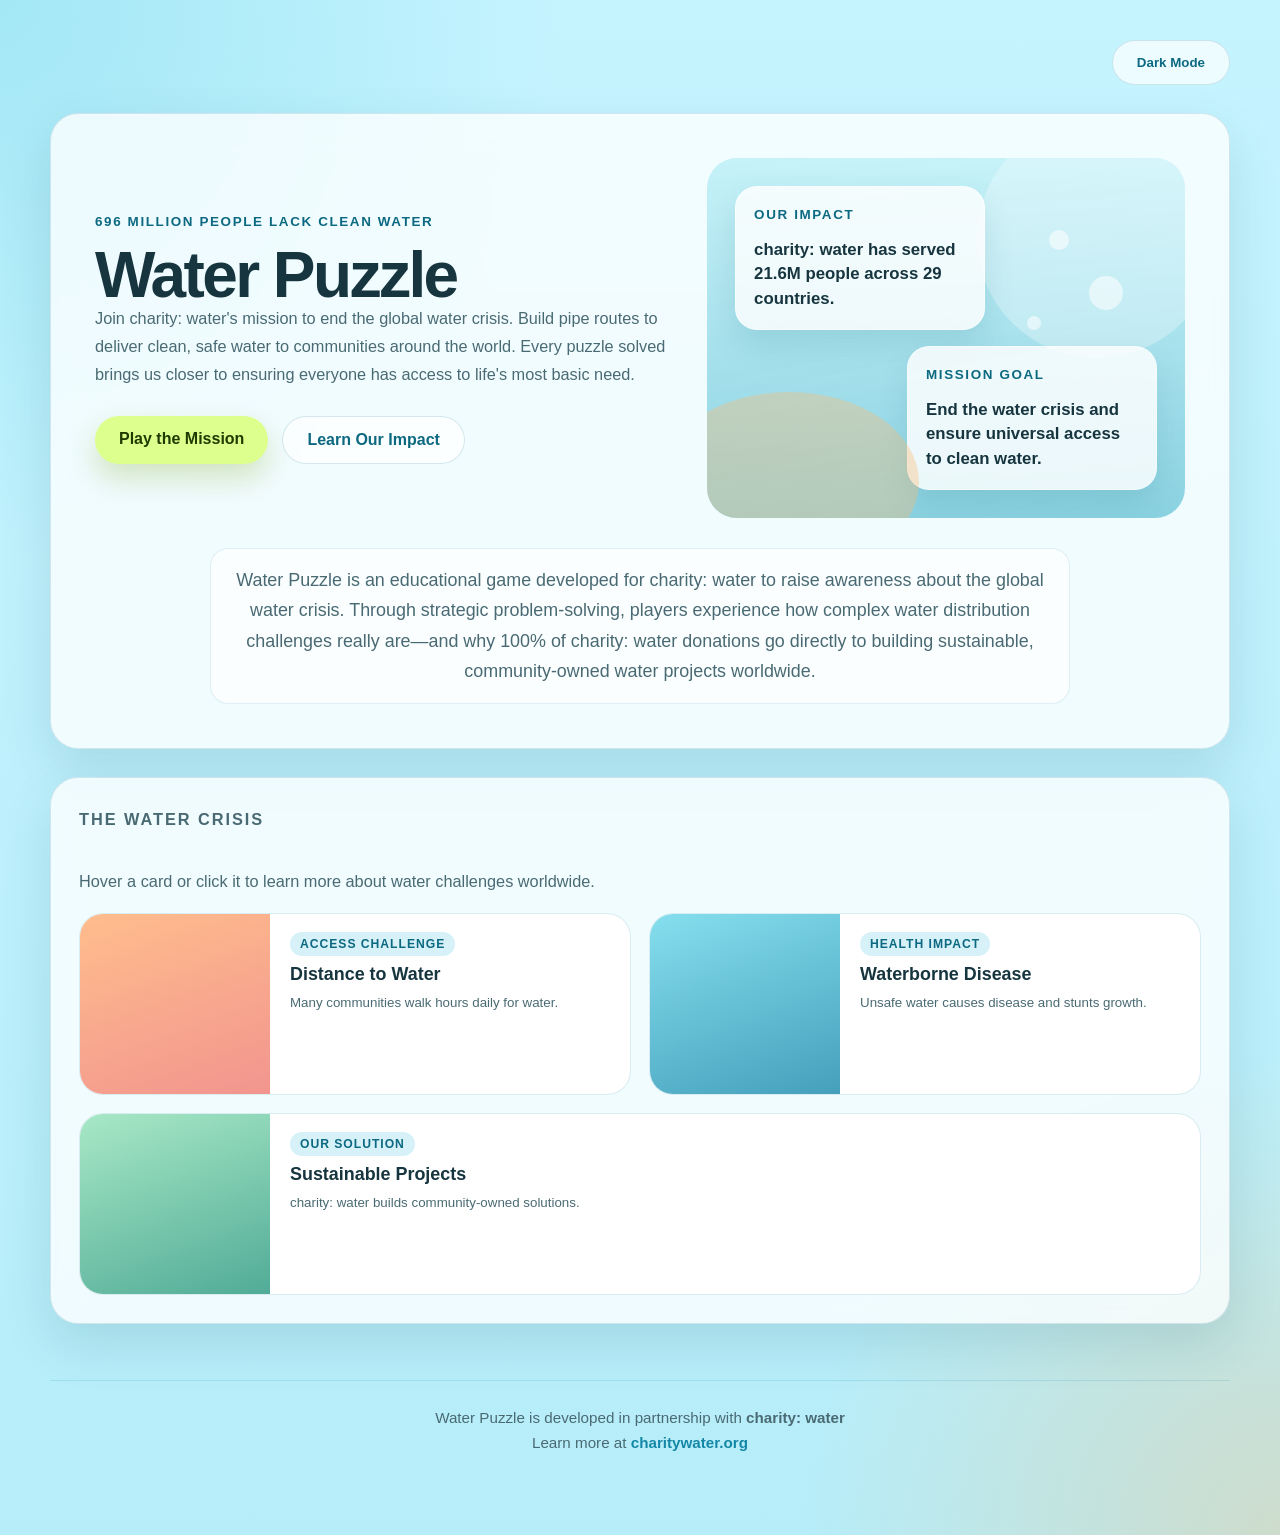
<file: index.html>
<!DOCTYPE html>
<html lang="en">
<head>
  <meta charset="UTF-8" />
  <meta name="viewport" content="width=device-width, initial-scale=1.0" />
  <title>Water Puzzle | charity: water</title>
  <link rel="stylesheet" href="styles.css" />
</head>
<body>
  <main class="page-shell landing-page">
    <div class="page-utility-actions">
      <button id="themeToggle" class="button-link secondary-button theme-toggle" type="button" aria-label="Toggle color theme" aria-pressed="false">Dark Mode</button>
    </div>

    <section class="hero-panel">
      <div class="hero-copy">
        <p class="eyebrow">696 Million People Lack Clean Water</p>
        <h1>Water Puzzle</h1>
        <p class="hero-text">
          Join charity: water's mission to end the global water crisis. Build pipe routes to deliver clean, safe water to communities around the world. Every puzzle solved brings us closer to ensuring everyone has access to life's most basic need.
        </p>
        <div class="hero-actions">
          <a class="button-link primary-button mission-play-button" href="desktop.html">Play the Mission</a>
          <a class="button-link secondary-button" href="#mission">Learn Our Impact</a>
        </div>
      </div>

      <div class="hero-visual" aria-hidden="true">
        <div class="bubble bubble-one"></div>
        <div class="bubble bubble-two"></div>
        <div class="bubble bubble-three"></div>
        <div class="reef-card reef-card-top">
          <span class="reef-label">Our Impact</span>
          <strong>charity: water has served 21.6M people across 29 countries.</strong>
        </div>
        <div class="reef-card reef-card-bottom">
          <span class="reef-label">Mission Goal</span>
          <strong>End the water crisis and ensure universal access to clean water.</strong>
        </div>
      </div>

      <p class="mission-inline" id="mission">
        Water Puzzle is an educational game developed for charity: water to raise awareness about the global water crisis. Through strategic problem-solving, players experience how complex water distribution challenges really are—and why 100% of charity: water donations go directly to building sustainable, community-owned water projects worldwide.
      </p>
    </section>

    <section class="content-grid">
      <article class="info-panel facts-panel">
        <p class="section-label">The Water Crisis</p>
        <p class="fact-panel-help">Hover a card or click it to learn more about water challenges worldwide.</p>
        <div class="fact-card-grid">
          <button class="fact-interactive-card fact-coral" type="button" aria-expanded="false">
            <span class="fact-image" aria-hidden="true"></span>
            <span class="fact-content">
              <span class="fact-tag">Access Challenge</span>
              <h3>Distance to Water</h3>
              <span class="fact-summary">Many communities walk hours daily for water.</span>
              <span class="fact-detail">In sub-Saharan Africa, women and children spend 40 billion hours each year collecting water. Access to nearby clean water means more time for school, work, and family.</span>
            </span>
          </button>

          <button class="fact-interactive-card fact-plastic" type="button" aria-expanded="false">
            <span class="fact-image" aria-hidden="true"></span>
            <span class="fact-content">
              <span class="fact-tag">Health Impact</span>
              <h3>Waterborne Disease</h3>
              <span class="fact-summary">Unsafe water causes disease and stunts growth.</span>
              <span class="fact-detail">Over 2 billion people drink contaminated water daily. Waterborne diseases kill more children than any other infectious disease. Clean water and sanitation save lives.</span>
            </span>
          </button>

          <button class="fact-interactive-card fact-protection" type="button" aria-expanded="false">
            <span class="fact-image" aria-hidden="true"></span>
            <span class="fact-content">
              <span class="fact-tag">Our Solution</span>
              <h3>Sustainable Projects</h3>
              <span class="fact-summary">charity: water builds community-owned solutions.</span>
              <span class="fact-detail">We partner with local organizations to build wells, rainwater systems, and filtration projects designed to last. 100% of public donations fund projects—private donors cover operating costs.</span>
            </span>
          </button>
        </div>
      </article>
    </section>

    <footer class="landing-footer">
      <p>Water Puzzle is developed in partnership with <strong>charity: water</strong></p>
      <p>Learn more at <a href="https://www.charitywater.org" target="_blank" rel="noopener">charitywater.org</a></p>
    </footer>
  </main>

  <script src="theme.js"></script>
  <script>
    const factCards = document.querySelectorAll('.fact-interactive-card');

    factCards.forEach((card) => {
      card.addEventListener('click', () => {
        const isActive = card.classList.contains('is-active');

        factCards.forEach((otherCard) => {
          otherCard.classList.remove('is-active');
          otherCard.setAttribute('aria-expanded', 'false');
        });

        if (!isActive) {
          card.classList.add('is-active');
          card.setAttribute('aria-expanded', 'true');
        }
      });
    });
  </script>
</body>
</html>
</file>
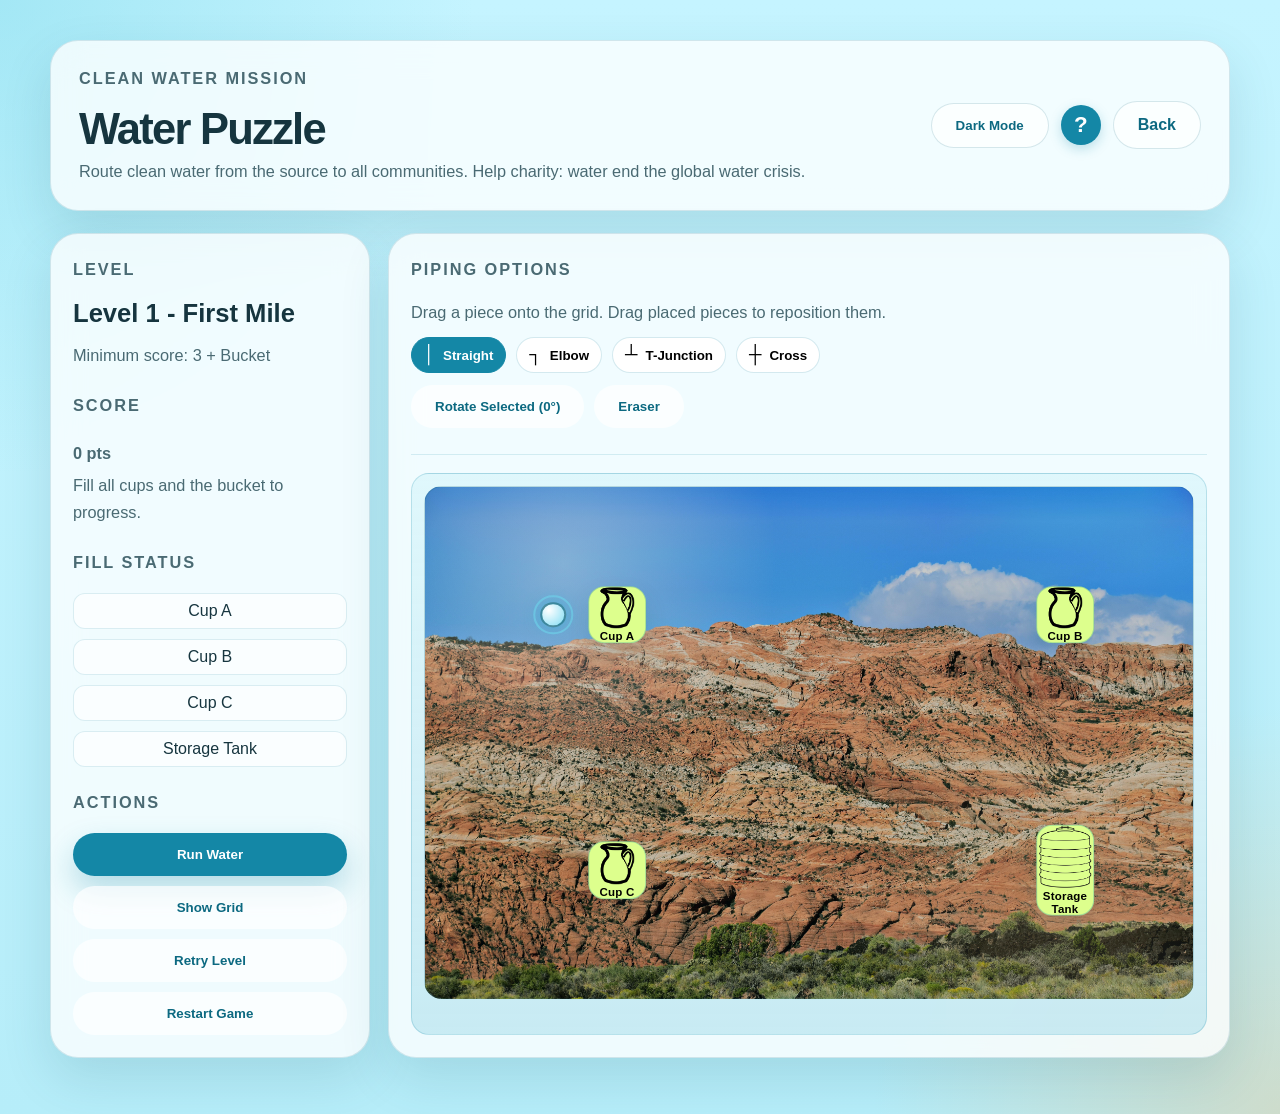
<file: desktop.html>
<!DOCTYPE html>
<html lang="en">
<head>
  <meta charset="UTF-8" />
  <meta name="viewport" content="width=device-width, initial-scale=1.0" />
  <title>Aqua Maze | Desktop Game</title>
  <link rel="stylesheet" href="styles.css" />
</head>
<body>
  <main class="page-shell desktop-game-page">
    <header class="game-header info-panel">
      <div>
        <p class="eyebrow">Clean Water Mission</p>
        <h1 class="game-title">Water Puzzle</h1>
        <p class="game-subtitle">Route clean water from the source to all communities. Help charity: water end the global water crisis.</p>
      </div>
      <div class="game-header-actions">
        <button id="themeToggle" class="button-link secondary-button theme-toggle" type="button" aria-label="Toggle color theme" aria-pressed="false">Dark Mode</button>
        <button id="helpButton" class="help-icon-button" type="button" aria-label="Help" title="Game Help">?</button>
        <a class="button-link secondary-button" href="index.html">Back</a>
      </div>
    </header>

    <section class="desktop-game-layout">
      <aside class="info-panel game-sidebar">
        <div class="level-meta">
          <p class="section-label">Level</p>
          <h2 id="levelName">Level 1</h2>
          <p id="levelRules" class="level-rules">Minimum score: 0</p>
        </div>

        <div class="score-panel">
          <p class="section-label">Score</p>
          <p class="score-value"><span id="scoreValue">0</span> pts</p>
          <p class="score-helper">Fill all cups and the bucket to progress.</p>
        </div>

        <div class="endpoints-panel">
          <p class="section-label">Fill Status</p>
          <div id="endpointStatus" class="endpoint-status-list"></div>
        </div>

        <div class="control-panel">
          <p class="section-label">Actions</p>
          <div class="control-buttons">
            <button id="runWaterButton" class="button-link primary-button control-btn" type="button">Run Water</button>
            <button id="toggleGridButton" class="button-link secondary-button control-btn" type="button">Show Grid</button>
            <button id="resetLevelButton" class="button-link secondary-button control-btn" type="button">Retry Level</button>
            <button id="restartGameButton" class="button-link secondary-button control-btn" type="button">Restart Game</button>
          </div>
        </div>
      </aside>

      <section class="info-panel game-board-panel">
        <div class="toolbox">
          <p class="section-label">Piping Options</p>
          <p class="toolbox-hint">Drag a piece onto the grid. Drag placed pieces to reposition them.</p>
          <div id="pipeOptions" class="pipe-options" role="radiogroup" aria-label="Pipe options"></div>
          <div class="toolbox-footer">
            <button id="rotatePieceButton" class="button-link secondary-button tool-button" type="button">Rotate Selected</button>
            <button id="eraseModeButton" class="button-link secondary-button tool-button" type="button">Eraser</button>
          </div>
        </div>

        <div class="board-wrap">
          <div id="freeflowStage" class="freeflow-stage" aria-label="Aqua Maze freeflow board">
            <div id="sourceNode" class="stage-node source-node"></div>
            <div id="targetNodes" class="target-nodes"></div>
            <svg id="gridSvg" class="grid-svg" viewBox="0 0 1200 800" preserveAspectRatio="none" aria-hidden="true"></svg>
            <svg id="flowSvg" class="flow-svg" viewBox="0 0 1200 800" preserveAspectRatio="none" aria-hidden="true"></svg>
            <div id="pipeLayer" class="pipe-layer"></div>
          </div>
        </div>
      </section>
    </section>

    <div id="helpModal" class="game-modal" aria-hidden="true">
      <div class="modal-card" role="dialog" aria-modal="true" aria-labelledby="helpModalTitle">
        <p class="section-label">Help</p>
        <h2 id="helpModalTitle">How to Play</h2>
        <div id="helpModalContent" class="help-modal-content"></div>
        <div id="helpModalActions" class="modal-actions"></div>
      </div>
    </div>

    <div id="gameModal" class="game-modal" aria-hidden="true">
      <div class="modal-card" role="dialog" aria-modal="true" aria-labelledby="modalTitle">
        <p class="section-label">Aqua Maze Update</p>
        <h2 id="modalTitle">Level Complete</h2>
        <p id="modalMessage" class="modal-message"></p>
        <div id="modalActions" class="modal-actions"></div>
      </div>
    </div>
  </main>

  <script src="theme.js"></script>
  <script src="game.js"></script>
</body>
</html>
</file>
<file: styles.css>
:root {
  --bg-top: #c5f4ff;
  --bg-bottom: #b6edf9;
  --bg-glow-a: rgba(123, 216, 233, 0.45);
  --bg-glow-b: rgba(255, 184, 108, 0.32);
  --surface: rgba(255, 255, 255, 0.78);
  --surface-strong: #ffffff;
  --surface-border: rgba(58, 129, 148, 0.18);
  --text-main: #16353f;
  --text-soft: #4a6a73;
  --accent: #1487a6;
  --accent-strong: #0c6981;
  --accent-soft: #d6f1f8;
  --highlight: #ffb86c;
  --shadow: 0 20px 50px rgba(24, 84, 99, 0.14);
  --board-wrap-top: rgba(218, 245, 251, 0.78);
  --board-wrap-bottom: rgba(176, 224, 236, 0.62);
  --stage-top: rgba(198, 240, 248, 0.93);
  --stage-bottom: rgba(138, 210, 226, 0.9);
  --stage-sparkle-a: rgba(255, 255, 255, 0.45);
  --stage-sparkle-b: rgba(255, 206, 150, 0.2);
  --node-bg: #ddff8d;
  --endpoint-row-bg: rgba(255, 255, 255, 0.66);
  --modal-overlay: rgba(9, 36, 46, 0.45);
  --modal-surface: #ffffff;
  --pipe-option-bg: #ffffff;
  --pipe-option-text: #000000;
  --grid-line-color: #000000;
  --level-background-image: url("bg/lvl1.jpeg");
  --mission-bg: rgba(255, 255, 255, 0.62);
  --mission-border: rgba(20, 135, 166, 0.12);
  --hero-visual-top: rgba(195, 241, 248, 0.95);
  --hero-visual-bottom: rgba(122, 203, 221, 0.86);
  --reef-card-bg: rgba(255, 255, 255, 0.82);
  --reef-card-border: rgba(255, 255, 255, 0.46);
  --target-filled-bg: #c5f4ff;
  --target-filled-outline: rgba(15, 156, 122, 0.7);
  --target-filled-glow: rgba(85, 214, 176, 0.42);
  --endpoint-filled-bg: rgba(186, 243, 226, 0.6);
  --endpoint-filled-border: rgba(25, 157, 119, 0.4);
}

:root[data-theme="dark"] {
  --bg-top: #057892;
  --bg-bottom: #035f74;
  --bg-glow-a: rgba(7, 169, 194, 0.24);
  --bg-glow-b: rgba(255, 208, 151, 0.13);
  --surface: rgba(6, 70, 86, 0.72);
  --surface-strong: #09667c;
  --surface-border: rgba(148, 236, 255, 0.24);
  --text-main: #eafcff;
  --text-soft: #b4deea;
  --accent: #7ce8ff;
  --accent-strong: #d9f8ff;
  --accent-soft: rgba(124, 232, 255, 0.2);
  --highlight: #ffd190;
  --shadow: 0 20px 50px rgba(2, 34, 44, 0.42);
  --board-wrap-top: rgba(7, 89, 108, 0.82);
  --board-wrap-bottom: rgba(5, 71, 87, 0.75);
  --stage-top: rgba(11, 103, 124, 0.9);
  --stage-bottom: rgba(8, 86, 104, 0.94);
  --stage-sparkle-a: rgba(255, 255, 255, 0.12);
  --stage-sparkle-b: rgba(255, 209, 138, 0.08);
  --node-bg: #ddff8d;
  --endpoint-row-bg: rgba(6, 90, 111, 0.82);
  --modal-overlay: rgba(2, 20, 27, 0.62);
  --modal-surface: #0a6a80;
  --pipe-option-bg: #0d7f99;
  --pipe-option-text: #f3fdff;
  --grid-line-color: #000000;
  --mission-bg: rgba(8, 92, 112, 0.72);
  --mission-border: rgba(194, 246, 255, 0.22);
  --hero-visual-top: rgba(9, 108, 129, 0.92);
  --hero-visual-bottom: rgba(6, 83, 101, 0.9);
  --reef-card-bg: rgba(7, 91, 112, 0.84);
  --reef-card-border: rgba(202, 247, 255, 0.22);
  --target-filled-bg: #c5f4ff;
  --target-filled-outline: rgba(134, 244, 209, 0.76);
  --target-filled-glow: rgba(76, 224, 184, 0.44);
  --endpoint-filled-bg: rgba(12, 124, 98, 0.68);
  --endpoint-filled-border: rgba(144, 246, 214, 0.52);
}

* {
  box-sizing: border-box;
  margin: 0;
}

body {
  min-height: 100vh;
  font-family: "Trebuchet MS", "Segoe UI", sans-serif;
  color: var(--text-main);
  background:
    radial-gradient(circle at top left, var(--bg-glow-a), transparent 28%),
    radial-gradient(circle at bottom right, var(--bg-glow-b), transparent 24%),
    linear-gradient(180deg, var(--bg-top), var(--bg-bottom));
}

.page-utility-actions {
  display: flex;
  justify-content: flex-end;
}

.theme-toggle {
  border: 1px solid rgba(12, 105, 129, 0.22);
}

:root[data-theme="dark"] .secondary-button {
  background: rgba(255, 255, 255, 0.12);
  color: var(--accent-strong);
  border-color: rgba(217, 248, 255, 0.35);
}

:root[data-theme="dark"] .landing-footer {
  border-top-color: rgba(217, 248, 255, 0.2);
}

:root[data-theme="dark"] .landing-footer a {
  color: #cff6ff;
}

:root[data-theme="dark"] .endpoint-name,
:root[data-theme="dark"] .score-value,
:root[data-theme="dark"] .fact-detail {
  color: #f2fdff;
}

:root[data-theme="dark"] .endpoint-row.is-filled {
  color: #f2fdff;
}

a {
  color: inherit;
}

h1 {
  font-size: clamp(2.5rem, 5vw, 4.75rem);
  line-height: 0.95;
  letter-spacing: -0.04em;
}

h2 {
  margin-bottom: 14px;
  font-size: clamp(1.6rem, 2vw, 2.15rem);
}

.button-link {
  display: inline-block;
  padding: 14px 24px;
  border-radius: 999px;
  text-decoration: none;
  font-weight: 700;
  transition: transform 0.2s ease, box-shadow 0.2s ease, background-color 0.2s ease;
}

.primary-button {
  background: var(--accent);
  color: #ffffff;
  box-shadow: 0 14px 30px rgba(20, 135, 166, 0.28);
}

.secondary-button {
  background: rgba(255, 255, 255, 0.7);
  color: var(--accent-strong);
  border: 1px solid rgba(12, 105, 129, 0.16);
}

.mission-play-button {
  background: #ddff8d;
  color: #1f3b00;
  box-shadow: 0 14px 30px rgba(139, 173, 58, 0.32);
}

.button-link:hover,
.button-link:focus-visible,
.device-card:hover,
.device-card:focus-visible {
  transform: translateY(-2px);
  box-shadow: 0 18px 32px rgba(20, 135, 166, 0.16);
}

.page-shell {
  width: min(1180px, calc(100% - 32px));
  margin: 0 auto;
  padding: 40px 0 56px;
}

.landing-page,
.device-page {
  display: grid;
  gap: 28px;
}

.hero-panel,
.selection-panel,
.info-panel {
  background: var(--surface);
  backdrop-filter: blur(16px);
  border: 1px solid var(--surface-border);
  border-radius: 28px;
  box-shadow: var(--shadow);
}

.hero-panel {
  display: grid;
  grid-template-columns: 1.1fr 0.9fr;
  gap: 28px;
  align-items: center;
  padding: clamp(28px, 4vw, 44px);
}

.mission-inline {
  grid-column: 1 / -1;
  max-width: 860px;
  margin: 2px auto 0;
  padding: 16px 20px;
  border-radius: 18px;
  text-align: center;
  color: var(--text-soft);
  font-size: clamp(1rem, 1.4vw, 1.2rem);
  line-height: 1.7;
  background: var(--mission-bg);
  border: 1px solid var(--mission-border);
}

.eyebrow,
.section-label,
.reef-label {
  display: inline-block;
  margin-bottom: 16px;
  color: var(--accent-strong);
  font-size: 0.84rem;
  font-weight: 700;
  letter-spacing: 0.12em;
  text-transform: uppercase;
}

.hero-text,
.info-panel p,
.device-card p {
  color: var(--text-soft);
  font-size: 1.02rem;
  line-height: 1.7;
}

.hero-copy {
  max-width: 620px;
}

.hero-actions {
  display: flex;
  flex-wrap: wrap;
  gap: 14px;
  margin-top: 28px;
}

.hero-visual {
  position: relative;
  min-height: 360px;
  border-radius: 30px;
  overflow: hidden;
  background:
    linear-gradient(180deg, var(--hero-visual-top), var(--hero-visual-bottom)),
    linear-gradient(135deg, rgba(255, 255, 255, 0.4), transparent);
}

.hero-visual::before,
.hero-visual::after {
  content: "";
  position: absolute;
  border-radius: 50%;
}

.hero-visual::before {
  top: -40px;
  right: -32px;
  width: 240px;
  height: 240px;
  background: rgba(255, 255, 255, 0.28);
}

.hero-visual::after {
  left: -48px;
  bottom: -54px;
  width: 260px;
  height: 180px;
  background: rgba(255, 184, 108, 0.34);
}

.bubble {
  position: absolute;
  border-radius: 50%;
  background: rgba(255, 255, 255, 0.55);
}

.bubble-one {
  top: 72px;
  right: 116px;
  width: 20px;
  height: 20px;
}

.bubble-two {
  top: 118px;
  right: 62px;
  width: 34px;
  height: 34px;
}

.bubble-three {
  top: 158px;
  right: 144px;
  width: 14px;
  height: 14px;
}

.reef-card {
  position: absolute;
  max-width: 250px;
  padding: 18px;
  border-radius: 22px;
  background: var(--reef-card-bg);
  border: 1px solid var(--reef-card-border);
  color: var(--text-main);
  box-shadow: 0 16px 30px rgba(10, 87, 110, 0.12);
}

.reef-card strong {
  display: block;
  font-size: 1.05rem;
  line-height: 1.45;
}

.reef-card-top {
  top: 28px;
  left: 28px;
}

.reef-card-bottom {
  right: 28px;
  bottom: 28px;
}

.content-grid {
  display: grid;
  grid-template-columns: 1fr;
  gap: 24px;
}

.facts-panel,
.gallery-panel {
  padding: 28px;
}

.gallery-panel {
  grid-column: 1 / -1;
}

.fact-card-grid,
.gallery-grid,
.device-options {
  display: grid;
  gap: 18px;
}

.fact-card-grid,
.device-options {
  grid-template-columns: repeat(2, minmax(0, 1fr));
}

.facts-panel {
  display: grid;
  gap: 18px;
}

.fact-panel-help {
  font-size: 0.94rem;
  color: var(--text-soft);
}

.fact-interactive-card {
  display: grid;
  grid-template-columns: minmax(120px, 190px) 1fr;
  width: 100%;
  padding: 0;
  border: 1px solid rgba(20, 135, 166, 0.16);
  border-radius: 24px;
  background: var(--surface-strong);
  color: var(--text-main);
  text-align: left;
  cursor: pointer;
  overflow: hidden;
  transition: transform 0.2s ease, box-shadow 0.2s ease, border-color 0.2s ease;
}

.fact-interactive-card:hover,
.fact-interactive-card:focus-visible,
.fact-interactive-card.is-active {
  border-color: rgba(20, 135, 166, 0.42);
  transform: translateY(-2px);
  box-shadow: 0 18px 34px rgba(16, 85, 104, 0.16);
}

.fact-image {
  min-height: 180px;
  background-size: cover;
  background-position: center;
}

.fact-coral .fact-image {
  background:
    linear-gradient(160deg, rgba(255, 182, 128, 0.9), rgba(238, 119, 111, 0.78)),
    radial-gradient(circle at 30% 30%, rgba(255, 255, 255, 0.45), transparent 40%);
}

.fact-plastic .fact-image {
  background:
    linear-gradient(160deg, rgba(123, 220, 236, 0.92), rgba(33, 141, 175, 0.84)),
    radial-gradient(circle at 20% 20%, rgba(255, 255, 255, 0.5), transparent 42%);
}

.fact-protection {
  grid-column: 1 / -1;
}

.fact-protection .fact-image {
  background:
    linear-gradient(160deg, rgba(160, 230, 193, 0.92), rgba(43, 153, 128, 0.82)),
    radial-gradient(circle at 35% 25%, rgba(255, 255, 255, 0.44), transparent 45%);
}

.fact-content {
  display: grid;
  align-content: start;
  gap: 8px;
  padding: 18px 20px;
}

.fact-tag {
  width: fit-content;
  padding: 5px 10px;
  border-radius: 999px;
  background: var(--accent-soft);
  color: var(--accent-strong);
  font-size: 0.76rem;
  font-weight: 700;
  letter-spacing: 0.08em;
  text-transform: uppercase;
}

.fact-content h3 {
  font-size: 1.12rem;
  color: var(--text-main);
}

.fact-summary {
  color: var(--text-soft);
  line-height: 1.55;
}

.fact-detail {
  color: var(--accent-strong);
  font-size: 1rem;
  font-weight: 700;
  line-height: 1.6;
  opacity: 0;
  max-height: 0;
  overflow: hidden;
  transform: translateY(6px);
  transition: opacity 0.24s ease, transform 0.24s ease, max-height 0.24s ease;
}

.fact-interactive-card:hover .fact-detail,
.fact-interactive-card:focus-visible .fact-detail,
.fact-interactive-card.is-active .fact-detail {
  opacity: 1;
  max-height: 240px;
  transform: translateY(0);
  font-size: 1.12rem;
}

:root[data-theme="dark"] .fact-summary {
  color: #d9f3fa;
}

:root[data-theme="dark"] .fact-content h3,
:root[data-theme="dark"] .fact-detail {
  color: #f3fdff;
}

.gallery-grid {
  grid-template-columns: repeat(3, minmax(0, 1fr));
}

.gallery-card {
  min-height: 220px;
  margin: 0;
  display: flex;
  align-items: end;
  padding: 20px;
  border-radius: 24px;
  overflow: hidden;
  color: #ffffff;
  font-weight: 700;
  background-size: cover;
  background-position: center;
}

.gallery-card figcaption {
  padding: 14px 16px;
  border-radius: 18px;
  background: rgba(9, 58, 73, 0.58);
  line-height: 1.5;
}

.gallery-card-coral {
  background:
    linear-gradient(180deg, rgba(33, 96, 111, 0.08), rgba(16, 97, 118, 0.48)),
    linear-gradient(135deg, #ffb57d, #f37d73 54%, #1e849b);
}

.gallery-card-fish {
  background:
    linear-gradient(180deg, rgba(14, 92, 120, 0.12), rgba(15, 64, 101, 0.44)),
    linear-gradient(135deg, #76d0e1, #4ab1ca 48%, #127395);
}

.gallery-card-wave {
  background:
    linear-gradient(180deg, rgba(255, 255, 255, 0.1), rgba(16, 97, 118, 0.52)),
    linear-gradient(135deg, #c9eff8, #89d5e6 46%, #36a4c3);
}

.selection-panel {
  padding: clamp(28px, 4vw, 48px);
  text-align: center;
}

.selection-copy {
  max-width: 680px;
  margin: 0 auto 26px;
}

.device-options {
  margin-top: 28px;
}

.device-card {
  display: grid;
  gap: 12px;
  padding: 28px;
  text-align: left;
  text-decoration: none;
  background: var(--surface-strong);
  border: 1px solid rgba(20, 135, 166, 0.16);
  border-radius: 24px;
  box-shadow: 0 14px 28px rgba(18, 100, 122, 0.09);
  transition: transform 0.2s ease, box-shadow 0.2s ease;
}

.device-icon {
  display: inline-flex;
  align-items: center;
  justify-content: center;
  width: fit-content;
  padding: 8px 12px;
  border-radius: 999px;
  background: var(--accent-soft);
  color: var(--accent-strong);
  font-size: 0.82rem;
  font-weight: 700;
  letter-spacing: 0.08em;
  text-transform: uppercase;
}

.device-card strong {
  font-size: 1.5rem;
}

.device-cta {
  color: var(--accent-strong);
  font-weight: 700;
}

.back-button {
  margin-top: 28px;
}

.landing-footer {
  margin-top: 28px;
  padding: 20px 0;
  text-align: center;
  border-top: 1px solid rgba(20, 135, 166, 0.15);
  color: var(--text-soft);
  font-size: 0.95rem;
}

.landing-footer p {
  margin: 8px 0;
}

.landing-footer a {
  color: var(--accent);
  font-weight: 700;
  text-decoration: none;
  transition: color 0.2s ease;
}

.landing-footer a:hover {
  color: var(--accent-strong);
}

@media (max-width: 900px) {
  .hero-panel,
  .content-grid,
  .fact-card-grid,
  .gallery-grid,
  .device-options {
    grid-template-columns: 1fr;
  }

  .hero-visual {
    min-height: 300px;
  }

  .fact-protection,
  .gallery-panel {
    grid-column: auto;
  }

  .fact-interactive-card {
    grid-template-columns: 1fr;
  }

  .fact-image {
    min-height: 140px;
  }
}

@media (max-width: 640px) {
  .page-shell {
    width: min(100% - 20px, 1180px);
    padding: 20px 0 32px;
  }

  .hero-panel,
  .selection-panel,
  .mission-panel,
  .facts-panel,
  .gallery-panel {
    padding: 22px;
  }

  .hero-actions {
    flex-direction: column;
  }

  .button-link {
    width: 100%;
    text-align: center;
  }

  .reef-card {
    position: static;
    max-width: none;
    margin: 18px;
  }

  .hero-visual {
    display: grid;
    align-content: end;
    padding-bottom: 6px;
  }
}

.desktop-game-page {
  display: grid;
  gap: 22px;
}

.game-header {
  display: flex;
  align-items: center;
  justify-content: space-between;
  gap: 18px;
  padding: 24px 28px;
}

.game-title {
  margin-bottom: 8px;
  font-size: clamp(2.2rem, 3.4vw, 3rem);
}

.game-subtitle {
  color: var(--text-soft);
}

.game-header-actions {
  display: flex;
  align-items: center;
  gap: 12px;
}

.help-icon-button {
  display: flex;
  align-items: center;
  justify-content: center;
  width: 40px;
  height: 40px;
  border-radius: 50%;
  background: var(--accent);
  color: #ffffff;
  border: 0;
  font-size: 1.4rem;
  font-weight: 700;
  cursor: pointer;
  transition: transform 0.2s ease, box-shadow 0.2s ease, background-color 0.2s ease;
  box-shadow: 0 4px 12px rgba(20, 135, 166, 0.25);
}

.help-icon-button:hover,
.help-icon-button:focus-visible {
  transform: translateY(-2px);
  box-shadow: 0 6px 16px rgba(20, 135, 166, 0.35);
  background: var(--accent-strong);
}

.help-modal-content {
  display: grid;
  gap: 16px;
  margin: 16px 0;
  max-height: 60vh;
  overflow-y: auto;
  color: var(--text-main);
  font-size: 0.95rem;
  line-height: 1.6;
}

.help-section {
  display: grid;
  gap: 8px;
}

.help-section-title {
  font-weight: 700;
  color: var(--accent-strong);
  font-size: 1rem;
  text-transform: uppercase;
  letter-spacing: 0.05em;
}

.help-section-text {
  color: var(--text-soft);
}

.help-rules-list {
  list-style: none;
  padding-left: 0;
  display: grid;
  gap: 8px;
}

.help-rules-list li {
  padding-left: 20px;
  position: relative;
  color: var(--text-soft);
}

.help-rules-list li:before {
  content: "→";
  position: absolute;
  left: 0;
  color: var(--accent);
  font-weight: 700;
}

.desktop-game-layout {
  display: grid;
  grid-template-columns: 320px minmax(0, 1fr);
  gap: 18px;
}

.game-sidebar,
.game-board-panel {
  padding: 22px;
}

.game-sidebar {
  display: grid;
  gap: 22px;
  align-content: start;
}

.level-rules,
.score-helper {
  color: var(--text-soft);
  line-height: 1.5;
}

.score-value {
  margin: 4px 0;
  font-size: 2rem;
  font-weight: 700;
  color: var(--accent-strong);
}

.endpoint-status-list {
  display: grid;
  gap: 10px;
}

.endpoint-row {
  display: flex;
  justify-content: center;
  align-items: center;
  gap: 10px;
  padding: 8px 12px;
  border-radius: 12px;
  background: var(--endpoint-row-bg);
  border: 1px solid rgba(20, 135, 166, 0.14);
  min-height: 24px;
}

.endpoint-row.is-filled {
  background: var(--endpoint-filled-bg);
  border-color: var(--endpoint-filled-border);
}

.endpoint-fill {
  display: none;
  font-weight: 700;
  color: var(--accent-strong);
}

.endpoint-name {
  display: block;
}

.control-buttons {
  display: grid;
  gap: 10px;
}

.control-btn {
  width: 100%;
  border: 0;
  cursor: pointer;
  text-align: center;
}

.game-board-panel {
  display: grid;
  gap: 18px;
}

.toolbox {
  padding-bottom: 4px;
  border-bottom: 1px solid rgba(20, 135, 166, 0.14);
}

.toolbox-hint {
  margin-bottom: 10px;
  color: var(--text-soft);
  font-size: 0.92rem;
}

.pipe-options {
  display: flex;
  flex-wrap: wrap;
  gap: 10px;
}

.pipe-option {
  display: inline-flex;
  align-items: center;
  gap: 8px;
  padding: 8px 12px;
  border-radius: 999px;
  border: 1px solid rgba(20, 135, 166, 0.18);
  background: var(--pipe-option-bg);
  color: var(--pipe-option-text);
  font-weight: 700;
  cursor: pointer;
  user-select: none;
  touch-action: none;
}

.pipe-option-symbol {
  font-size: 1.1rem;
  line-height: 1;
}

.pipe-option-counter {
  display: block;
  font-size: 0.8rem;
  color: var(--pipe-option-text);
  font-weight: 700;
  margin-top: 2px;
}

.pipe-option.is-selected {
  background: var(--accent);
  border-color: var(--accent);
  color: #ffffff;
}

.toolbox-footer {
  margin-top: 12px;
  display: flex;
  flex-wrap: wrap;
  gap: 10px;
}

.tool-button {
  border: 0;
  cursor: pointer;
}

.tool-button.is-erase-mode {
  background: #f8d6c6;
  border-color: #de9875;
  color: #8e3f18;
}

.board-wrap {
  padding: 12px;
  border-radius: 18px;
  background: linear-gradient(180deg, var(--board-wrap-top), var(--board-wrap-bottom));
  border: 1px solid rgba(20, 135, 166, 0.2);
}

.freeflow-stage {
  position: relative;
  width: 100%;
  aspect-ratio: 1200 / 800;
  border-radius: 18px;
  overflow: hidden;
  border: 1px solid rgba(11, 90, 112, 0.2);
  background:
    linear-gradient(180deg, rgba(6, 30, 36, 0.14), rgba(6, 30, 36, 0.2)),
    radial-gradient(circle at 18% 15%, var(--stage-sparkle-a), transparent 28%),
    radial-gradient(circle at 82% 85%, var(--stage-sparkle-b), transparent 28%),
    var(--level-background-image),
    linear-gradient(180deg, var(--stage-top), var(--stage-bottom));
  background-size: auto, auto, auto, cover, auto;
  background-position: center, center, center, center, center;
  background-repeat: no-repeat;
}

.flow-svg,
.target-nodes,
.pipe-layer {
  position: absolute;
  inset: 0;
}

.flow-svg {
  z-index: 5;
  pointer-events: none;
}

.grid-svg {
  z-index: 1;
  pointer-events: none;
}

.grid-line {
  stroke: var(--grid-line-color);
  stroke-width: 2;
}

.pipe-link-line {
  stroke: rgba(15, 111, 137, 0.92);
  stroke-width: 16;
  stroke-linecap: round;
  filter: drop-shadow(0 0 2px rgba(15, 111, 137, 0.22));
}

.flow-line {
  stroke: rgba(17, 162, 201, 0.95);
  stroke-width: 8;
  stroke-linecap: round;
  stroke-dasharray: 8 8;
  animation: flowPulse 0.8s linear infinite;
  filter: drop-shadow(0 0 4px rgba(23, 160, 197, 0.56));
}

@keyframes flowPulse {
  to {
    stroke-dashoffset: -16;
  }
}

.stage-node {
  position: absolute;
  transform: translate(-50%, -50%);
  z-index: 3;
}

.source-node {
  width: clamp(14px, 2vw, 36px);
  height: clamp(14px, 2vw, 36px);
  border-radius: 50%;
  border: 2px solid rgba(12, 96, 120, 0.7);
  background: radial-gradient(circle at 30% 28%, #ffffff, #83ddf4);
  box-shadow: 0 0 16px rgba(45, 185, 220, 0.72);
}

.source-node::after {
  content: "";
  position: absolute;
  left: 50%;
  top: 50%;
  width: clamp(20px, 2.8vw, 52px);
  height: clamp(20px, 2.8vw, 52px);
  border-radius: 50%;
  transform: translate(-50%, -50%);
  border: 2px solid rgba(110, 214, 236, 0.58);
}

.target-node {
  width: clamp(36px, 4.5vw, 65px);
  min-height: clamp(36px, 4.5vw, 65px);
  border-radius: 16px;
  border: 1px solid rgba(20, 135, 166, 0.3);
  background: var(--node-bg);
  box-shadow: 0 10px 22px rgba(11, 83, 101, 0.14);
  display: grid;
  justify-items: center;
  align-content: center;
  gap: 2px;
  overflow: hidden;
}

.target-node::before {
  content: "";
  position: absolute;
  left: 0;
  right: 0;
  bottom: 0;
  height: calc(var(--fill, 0) * 100%);
  background: linear-gradient(180deg, rgba(127, 220, 241, 0.22), rgba(27, 155, 194, 0.62));
  transition: height 0.45s ease;
}

.target-node.is-filled {
  background: var(--target-filled-bg) !important;
  box-shadow: 0 0 0 1px var(--target-filled-outline), 0 0 18px var(--target-filled-glow);
}

.target-node.is-storage-target .target-icon {
  display: flex;
  align-items: center;
  justify-content: center;
  width: 100%;
}

.target-node.is-storage-target {
  display: flex;
  flex-direction: column;
  align-items: center;
  justify-content: center;
  gap: 2px;
}

.target-node.is-storage-target .target-icon-image {
  width: clamp(46px, 6.2vw, 82px);
  height: clamp(34px, 4.8vw, 62px);
  margin: 0 auto;
  object-position: center;
}

.target-node.is-storage-target .target-label {
  display: block;
  width: 100%;
  margin: 0 auto;
  text-align: center;
  line-height: 1.1;
}

.target-icon,
.target-label {
  position: relative;
  z-index: 1;
  color: #000000;
  transition: color 0.25s ease;
}

.target-node.is-filled .target-icon,
.target-node.is-filled .target-label {
  color: #ffffff;
}

.target-icon {
  font-size: clamp(0.95rem, 1.5vw, 1.75rem);
}

.target-icon-image {
  display: block;
  width: clamp(24px, 3.2vw, 42px);
  height: clamp(24px, 3.2vw, 42px);
  object-fit: contain;
}

.target-label {
  font-size: 0.72rem;
  font-weight: 700;
  letter-spacing: 0.02em;
}

.wall-svg {
  position: absolute;
  top: 0;
  left: 0;
  width: 100%;
  height: 100%;
  z-index: 2;
  pointer-events: none;
}

.wall-line {
  stroke: #5a3a1a;
  stroke-width: 18;
  stroke-linecap: round;
  stroke-linejoin: round;
  filter: drop-shadow(0 2px 4px rgba(0, 0, 0, 0.3));
}

.pipe-layer {
  z-index: 4;
}

.pipe-piece {
  position: absolute;
  transform-origin: center;
  cursor: grab;
  user-select: none;
  touch-action: none;
}

.pipe-piece:active {
  cursor: grabbing;
}

.pipe-piece.is-selected {
  filter: drop-shadow(0 0 8px rgba(247, 190, 104, 0.8));
}

.pipe-piece.is-watered .pipe-segments line {
  stroke: #2ab5d8;
  filter: drop-shadow(0 0 5px rgba(30, 178, 210, 0.68));
}

.pipe-svg {
  width: 100%;
  height: 100%;
}

.pipe-segments line {
  stroke: #0f6f89;
  stroke-width: 16;
  stroke-linecap: round;
  transition: stroke 0.2s ease;
}

.pipe-ports circle {
  fill: #f8fdff;
  stroke: #0f6f89;
  stroke-width: 2;
}

.game-modal {
  position: fixed;
  inset: 0;
  display: grid;
  place-items: center;
  background: var(--modal-overlay);
  opacity: 0;
  pointer-events: none;
  transition: opacity 0.2s ease;
}

.game-modal.is-open {
  opacity: 1;
  pointer-events: auto;
}

.modal-card {
  width: min(560px, calc(100% - 24px));
  border-radius: 22px;
  padding: 24px;
  background: var(--modal-surface);
  border: 1px solid rgba(20, 135, 166, 0.2);
  box-shadow: 0 20px 45px rgba(0, 0, 0, 0.2);
}

.modal-message {
  margin: 14px 0 18px;
  color: var(--text-soft);
  line-height: 1.6;
}

.modal-actions {
  display: flex;
  flex-wrap: wrap;
  gap: 10px;
}

.modal-actions .button-link {
  border: 0;
  cursor: pointer;
}

@media (max-width: 1024px) {
  .desktop-game-layout {
    grid-template-columns: 1fr;
  }

  .game-sidebar {
    grid-template-columns: repeat(2, minmax(0, 1fr));
  }

  .control-panel {
    grid-column: 1 / -1;
  }
}

@media (max-width: 640px) {
  .game-header {
    align-items: start;
    flex-direction: column;
  }

  .game-sidebar {
    grid-template-columns: 1fr;
  }

  .target-label {
    font-size: clamp(0.55rem, 1vw, 0.8rem);
  }
}
</file>
